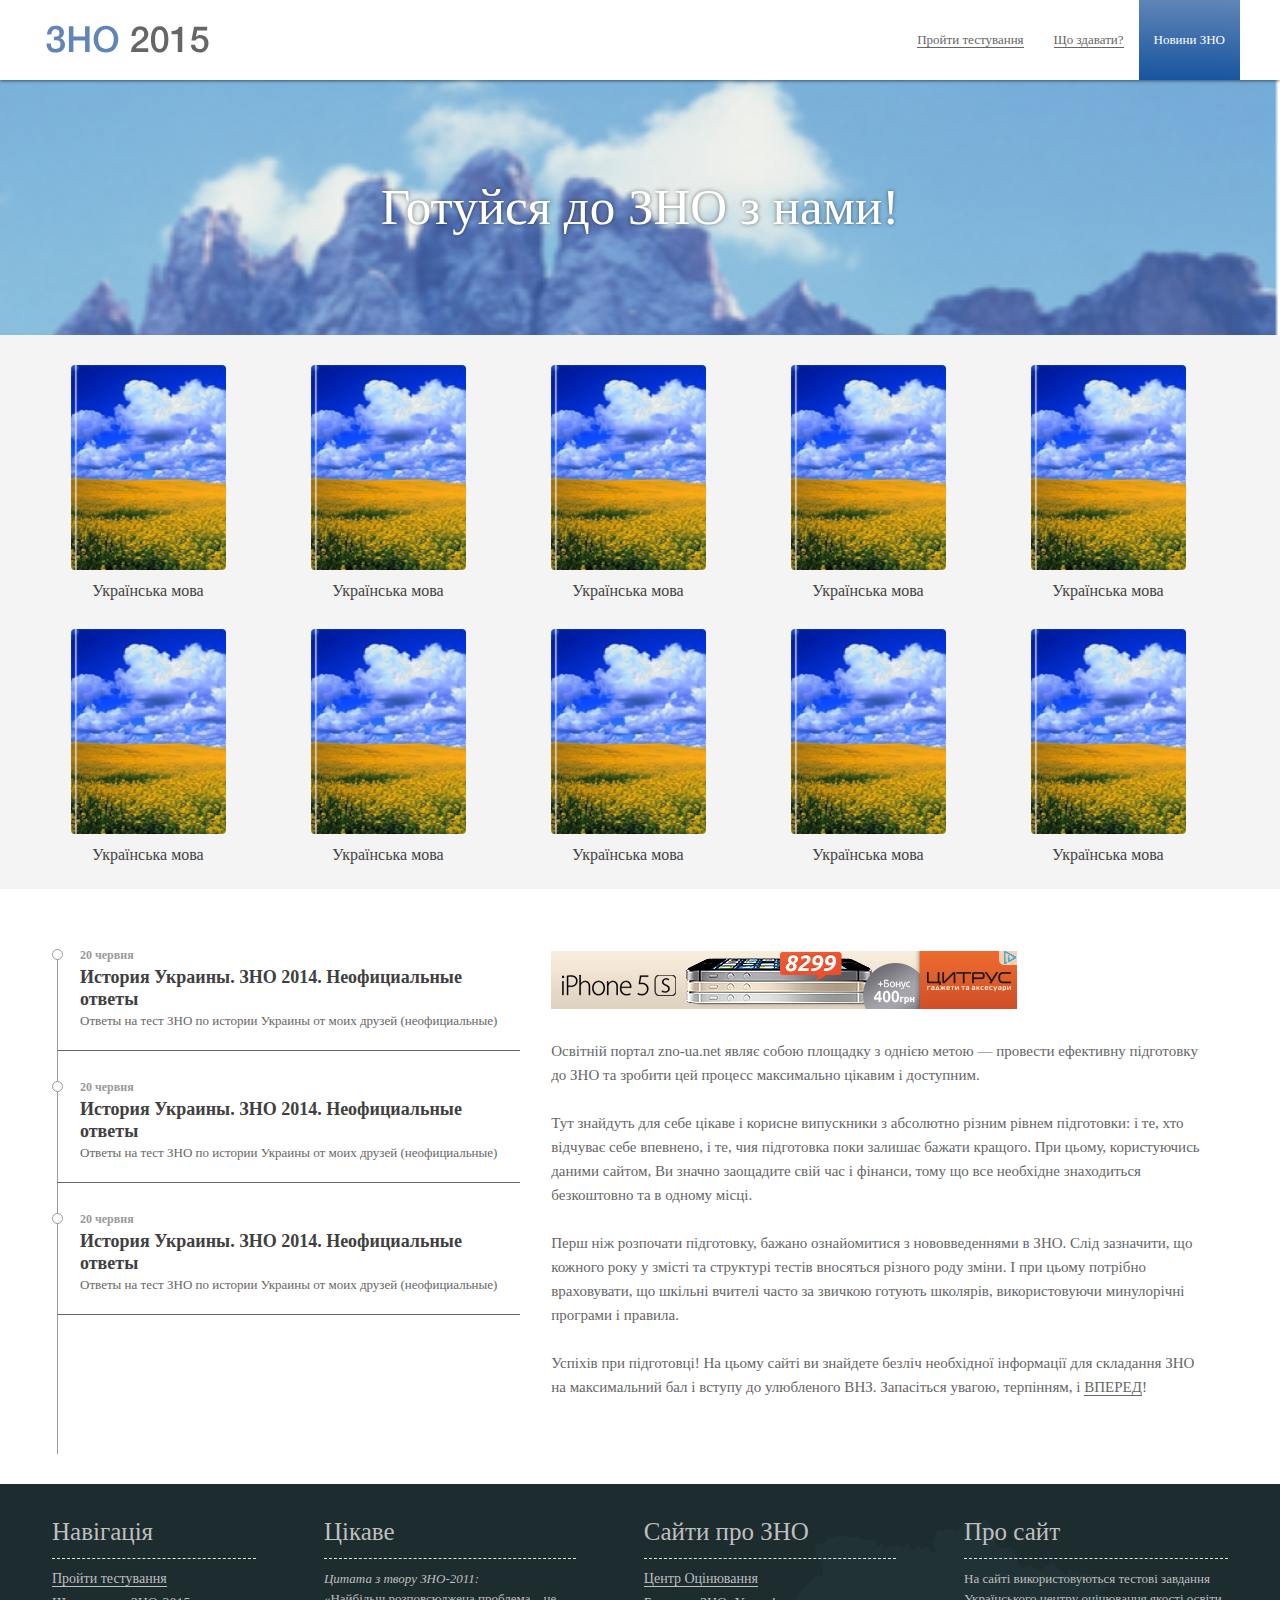
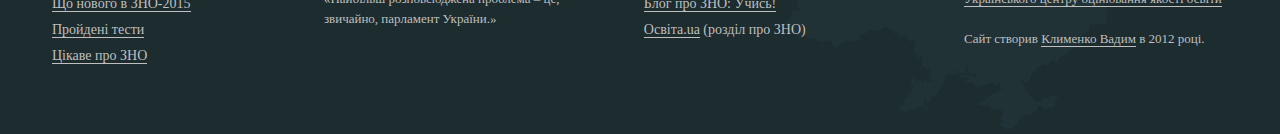
<file: index.htm>
<!DOCTYPE html PUBLIC "-//W3C//DTD XHTML 1.0 Transitional//EN" "http://www.w3.org/TR/xhtml1/DTD/xhtml1-transitional.dtd">
<html xmlns="http://www.w3.org/1999/xhtml">
<head>
	<title></title>
	<meta http-equiv="Content-Type" content="text/html; charset=utf-8" />

	<link href="css/reset.css" rel="stylesheet" type="text/css">
	<link href="css/generic.css" rel="stylesheet" type="text/css">
	<link href="css/jquery.formstyler.css" rel="stylesheet" />
	<link href="css/jquery.fancybox.css" rel="stylesheet" />
	<link href="css/jquery.nouislider.css" rel="stylesheet" />
	<link href="css/layout.css" rel="stylesheet" type="text/css">

	<script src="js/jquery-2.1.1.min.js" type="text/javascript"></script>
	<script src="js/live.js" type="text/javascript"></script>
	<script src="js/fastclick.js"></script>
	<script src="js/jquery.formstyler.min.js"></script>
	<script src="js/jquery.fancybox.pack.js"></script>
	<script src="js/jquery.nouislider.min.js"></script>
	<script src="js/main.js" type="text/javascript"></script>
</head>
<body>

<div class="container">
	<div class="header__w header__w-shadow cf">
		<div class="header">
			<a href="" class="header-logo"></a>
			<ul class="header-menu">
				<li class="header-menu-item"><a href="" class="header-menu-link"><span>Пройти тестування</span></a></li>
				<li class="header-menu-item"><a href="" class="header-menu-link"><span>Що здавати?</span></a></li>
				<li class="header-menu-item"><a href="" class="header-menu-link header-menu-link__active"><span>Новини ЗНО</span></a></li>
			</ul>
		</div>
	</div>

	<div class="hero cf">
		<div class="hero-text">Готуйся до ЗНО з нами!</div>
	</div> 

	<div class="bookshelf__w cf">
		<div class="bookshelf">
			<div class="bookshelf-line cf">
				<a href="" class="bookshelf-book">
					<span class="bookshelf-book-pic bookshelf-book-pic__ukrainian"></span>
					<span class="bookshelf-book-title">Українська мова</span>
				</a>
				<a href="" class="bookshelf-book">
					<span class="bookshelf-book-pic bookshelf-book-pic__ukrainian"></span>
					<span class="bookshelf-book-title">Українська мова</span>
				</a>
				<a href="" class="bookshelf-book">
					<span class="bookshelf-book-pic bookshelf-book-pic__ukrainian"></span>
					<span class="bookshelf-book-title">Українська мова</span>
				</a>
				<a href="" class="bookshelf-book">
					<span class="bookshelf-book-pic bookshelf-book-pic__ukrainian"></span>
					<span class="bookshelf-book-title">Українська мова</span>
				</a>
				<a href="" class="bookshelf-book">
					<span class="bookshelf-book-pic bookshelf-book-pic__ukrainian"></span>
					<span class="bookshelf-book-title">Українська мова</span>
				</a>
			</div>
			<div class="bookshelf-line cf">
				<a href="" class="bookshelf-book">
					<span class="bookshelf-book-pic bookshelf-book-pic__ukrainian"></span>
					<span class="bookshelf-book-title">Українська мова</span>
				</a>
				<a href="" class="bookshelf-book">
					<span class="bookshelf-book-pic bookshelf-book-pic__ukrainian"></span>
					<span class="bookshelf-book-title">Українська мова</span>
				</a>
				<a href="" class="bookshelf-book">
					<span class="bookshelf-book-pic bookshelf-book-pic__ukrainian"></span>
					<span class="bookshelf-book-title">Українська мова</span>
				</a>
				<a href="" class="bookshelf-book">
					<span class="bookshelf-book-pic bookshelf-book-pic__ukrainian"></span>
					<span class="bookshelf-book-title">Українська мова</span>
				</a>
				<a href="" class="bookshelf-book">
					<span class="bookshelf-book-pic bookshelf-book-pic__ukrainian"></span>
					<span class="bookshelf-book-title">Українська мова</span>
				</a>
			</div>
		</div>
	</div>
	

	<div class="main main__withNewsLine cf">
		<div class="latestNews">
			<div class="latestNews-line"></div>
			<a href="" class="latestNews-one latestNews-one__first">
				<span class="latestNews-one-circle"></span>
				<span class="latestNews-one-date">20 червня</span>
				<span class="latestNews-one-title">История Украины. ЗНО 2014. Неофициальные ответы</span>
				<span class="latestNews-one-desc">Ответы на тест ЗНО по истории Украины от моих друзей (неофициальные)</span>
			</a>
			<a href="" class="latestNews-one">
				<span class="latestNews-one-circle"></span>
				<span class="latestNews-one-date">20 червня</span>
				<span class="latestNews-one-title">История Украины. ЗНО 2014. Неофициальные ответы</span>
				<span class="latestNews-one-desc">Ответы на тест ЗНО по истории Украины от моих друзей (неофициальные)</span>
			</a>
			<a href="" class="latestNews-one latestNews-one__last">
				<span class="latestNews-one-circle"></span>
				<span class="latestNews-one-date">20 червня</span>
				<span class="latestNews-one-title">История Украины. ЗНО 2014. Неофициальные ответы</span>
				<span class="latestNews-one-desc">Ответы на тест ЗНО по истории Украины от моих друзей (неофициальные)</span>
			</a>
		</div>
		<div class="content content__main">
			<div class="ads"><img src="img/temp-ads.png" alt="" /></div>
			<p>Освітній портал zno-ua.net являє собою площадку з однією метою — провести ефективну підготовку до ЗНО та зробити цей процесс максимально цікавим і доступним.</p>
			<p>Тут знайдуть для себе цікаве і корисне випускники з абсолютно різним рівнем підготовки: і те, хто відчуває себе впевнено, і те, чия підготовка поки залишає бажати кращого. При цьому, користуючись даними сайтом, Ви значно заощадите свій час і фінанси, тому що все необхідне знаходиться безкоштовно та в одному місці.</p>
			<p>Перш ніж розпочати підготовку, бажано ознайомитися з нововведеннями в ЗНО. Слід зазначити, що кожного року у змісті та структурі тестів вносяться різного роду зміни. І при цьому потрібно враховувати, що шкільні вчителі часто за звичкою готують школярів, використовуючи минулорічні програми і правила.</p>
			<p>Успіхів при підготовці! На цьому сайті ви знайдете безліч необхідної інформації для складання ЗНО на максимальний бал і вступу до улюбленого ВНЗ. Запасіться увагою, терпінням, і <a href="">ВПЕРЕД</a>!</p>
		</div>
	</div>
</div>

<div class="footer__w">
	<div class="footer cf">
		<div class="footer-block footer-block__nav">
			<div class="footer-block-title">Навігація</div>
			<ul class="footer-nav">
				<li class="footer-nav-item"><a href="" class="footer-nav-link">Пройти тестування</a></li>
				<li class="footer-nav-item"><a href="" class="footer-nav-link">Що нового в ЗНО-2015</a></li>
				<li class="footer-nav-item"><a href="" class="footer-nav-link">Пройдені тести</a></li>
				<li class="footer-nav-item"><a href="" class="footer-nav-link">Цікаве про ЗНО</a></li>
			</ul>
		</div>
		<div class="footer-block footer-block__interesting">
			<div class="footer-block-title">Цікаве</div>
			<div class="footer-block-text"><i>Цитата з твору ЗНО-2011: </i><br>«Найбільш розповсюджена проблема – це, звичайно, парламент України.»</div>
		</div>
		<div class="footer-block footer-block_recommended">
			<div class="footer-block-title">Сайти про ЗНО</div>
			<ul class="footer-nav">
				<li class="footer-nav-item"><a href="" class="footer-nav-link">Центр Оцінювання</a></li>
				<li class="footer-nav-item"><a href="" class="footer-nav-link">Блог про ЗНО: Учись!</a></li>
				<li class="footer-nav-item"><a href="" class="footer-nav-link">Освіта.ua</a> (розділ про ЗНО)</li>
			</ul>
		</div>
		<div class="footer-block footer-block__about">
			<div class="footer-block-title">Про сайт</div>
			<div class="footer-block-text">На сайті використовуються тестові завдання <a href="">Українського центру оцінювання якості освіти</a><br><br>Сайт створив <a href="">Клименко Вадим</a> в 2012 році.</div>
		</div>
		<div class="footer-block"></div>
	</div>
</div>


</body>
</html>
</file>
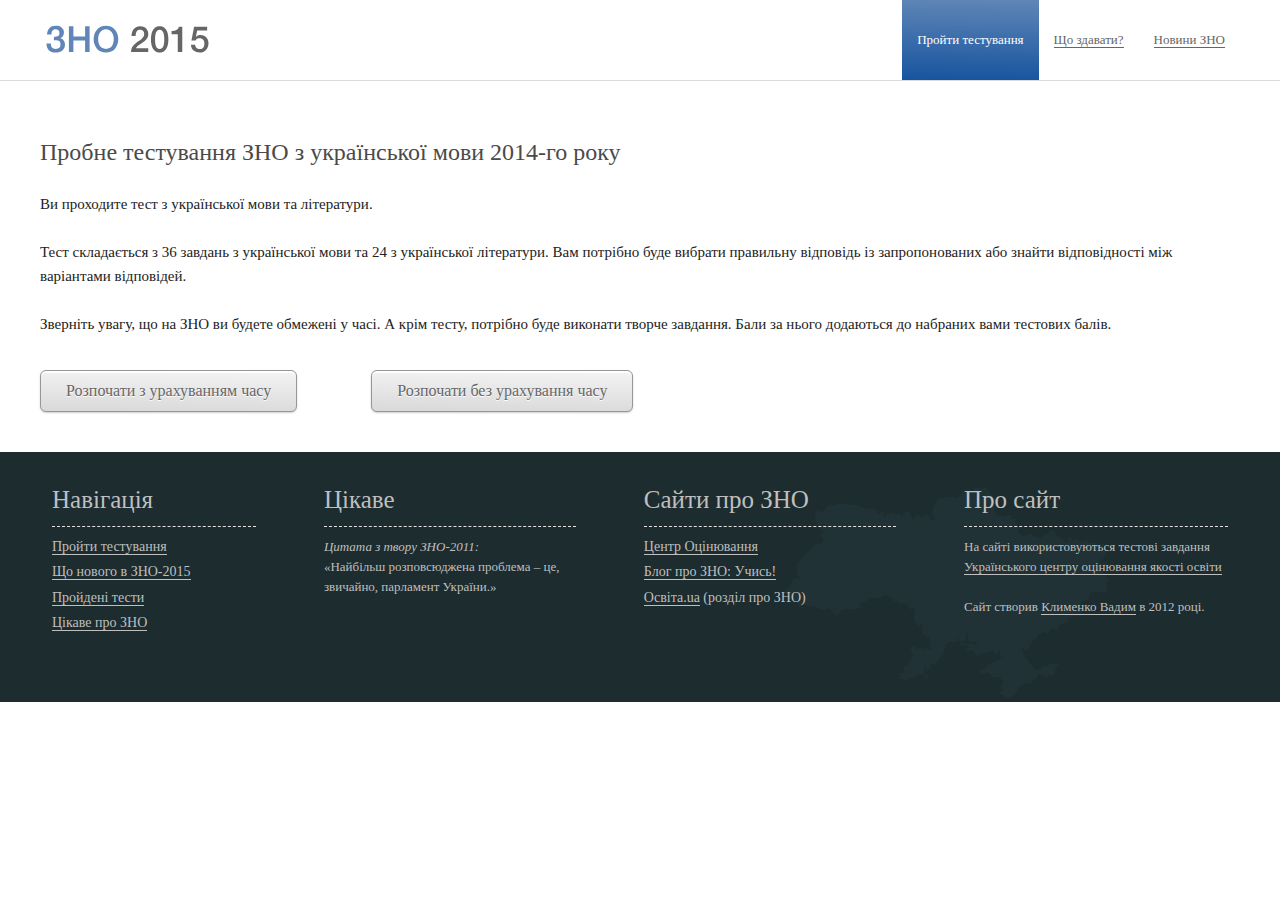
<file: test.htm>
<!DOCTYPE html PUBLIC "-//W3C//DTD XHTML 1.0 Transitional//EN" "http://www.w3.org/TR/xhtml1/DTD/xhtml1-transitional.dtd">
<html xmlns="http://www.w3.org/1999/xhtml">
<head>
	<title>Сторінка з тестом — ЗНО-2015</title>
	<meta http-equiv="Content-Type" content="text/html; charset=utf-8" />

	<link href="css/reset.css" rel="stylesheet" type="text/css">
	<link href="css/generic.css" rel="stylesheet" type="text/css">
	<link href="css/jquery.formstyler.css" rel="stylesheet" />
	<link href="css/jquery.fancybox.css" rel="stylesheet" />
	<link href="css/jquery.nouislider.css" rel="stylesheet" />
	<link href="css/layout.css" rel="stylesheet" type="text/css">

	<script src="js/jquery-2.1.1.min.js" type="text/javascript"></script>
	<script src="js/live.js" type="text/javascript"></script>
	<script src="js/fastclick.js"></script>
	<script src="js/jquery.formstyler.min.js"></script>
	<script src="js/jquery.fancybox.pack.js"></script>
	<script src="js/jquery.nouislider.min.js"></script>
	<script src="js/main.js" type="text/javascript"></script>
</head>
<body>

<div class="container">
	<div class="header__w header__w-border cf">
		<div class="header">
			<a href="" class="header-logo"></a>
			<ul class="header-menu">
				<li class="header-menu-item"><a href="" class="header-menu-link header-menu-link__active"><span>Пройти тестування</span></a></li>
				<li class="header-menu-item"><a href="" class="header-menu-link"><span>Що здавати?</span></a></li>
				<li class="header-menu-item"><a href="" class="header-menu-link"><span>Новини ЗНО</span></a></li>
			</ul>
		</div>
	</div>

	<div class="bookshelf"></div>

	<div class="main cf">
		<div class="main-startingTestInfo">
			<h2>Пробне тестування ЗНО з української мови 2014-го року</h2>

			<p>Ви проходите тест з української мови та літератури.</p>
			<p>Тест складається з 36 завдань з української мови та 24 з української літератури. Вам потрібно буде вибрати правильну відповідь із запропонованих або знайти відповідності між варіантами відповідей.</p>
			<p>Зверніть увагу, що на ЗНО ви будете обмежені у часі. А крім тесту, потрібно буде виконати творче завдання. Бали за нього додаються до набраних вами тестових балів.</p>

			<div class="main-startTimers">
				<button class="button main-startTimer" data-timer="true">Розпочати з урахуванням часу</button>
				<button class="button main-startTimer main-startTimer__rightTimer" data-timer="false">Розпочати без урахування часу</button>
			</div>
		</div>
		
		

	</div>
</div>

<div class="footer__w">
	<div class="footer cf">
		<div class="footer-block footer-block__nav">
			<div class="footer-block-title">Навігація</div>
			<ul class="footer-nav">
				<li class="footer-nav-item"><a href="" class="footer-nav-link">Пройти тестування</a></li>
				<li class="footer-nav-item"><a href="" class="footer-nav-link">Що нового в ЗНО-2015</a></li>
				<li class="footer-nav-item"><a href="" class="footer-nav-link">Пройдені тести</a></li>
				<li class="footer-nav-item"><a href="" class="footer-nav-link">Цікаве про ЗНО</a></li>
			</ul>
		</div>
		<div class="footer-block footer-block__interesting">
			<div class="footer-block-title">Цікаве</div>
			<div class="footer-block-text"><i>Цитата з твору ЗНО-2011: </i><br>«Найбільш розповсюджена проблема – це, звичайно, парламент України.»</div>
		</div>
		<div class="footer-block footer-block_recommended">
			<div class="footer-block-title">Сайти про ЗНО</div>
			<ul class="footer-nav">
				<li class="footer-nav-item"><a href="" class="footer-nav-link">Центр Оцінювання</a></li>
				<li class="footer-nav-item"><a href="" class="footer-nav-link">Блог про ЗНО: Учись!</a></li>
				<li class="footer-nav-item"><a href="" class="footer-nav-link">Освіта.ua</a> (розділ про ЗНО)</li>
			</ul>
		</div>
		<div class="footer-block footer-block__about">
			<div class="footer-block-title">Про сайт</div>
			<div class="footer-block-text">На сайті використовуються тестові завдання <a href="">Українського центру оцінювання якості освіти</a><br><br>Сайт створив <a href="">Клименко Вадим</a> в 2012 році.</div>
		</div>
		<div class="footer-block"></div>
	</div>
</div>


</body>
</html>
</file>
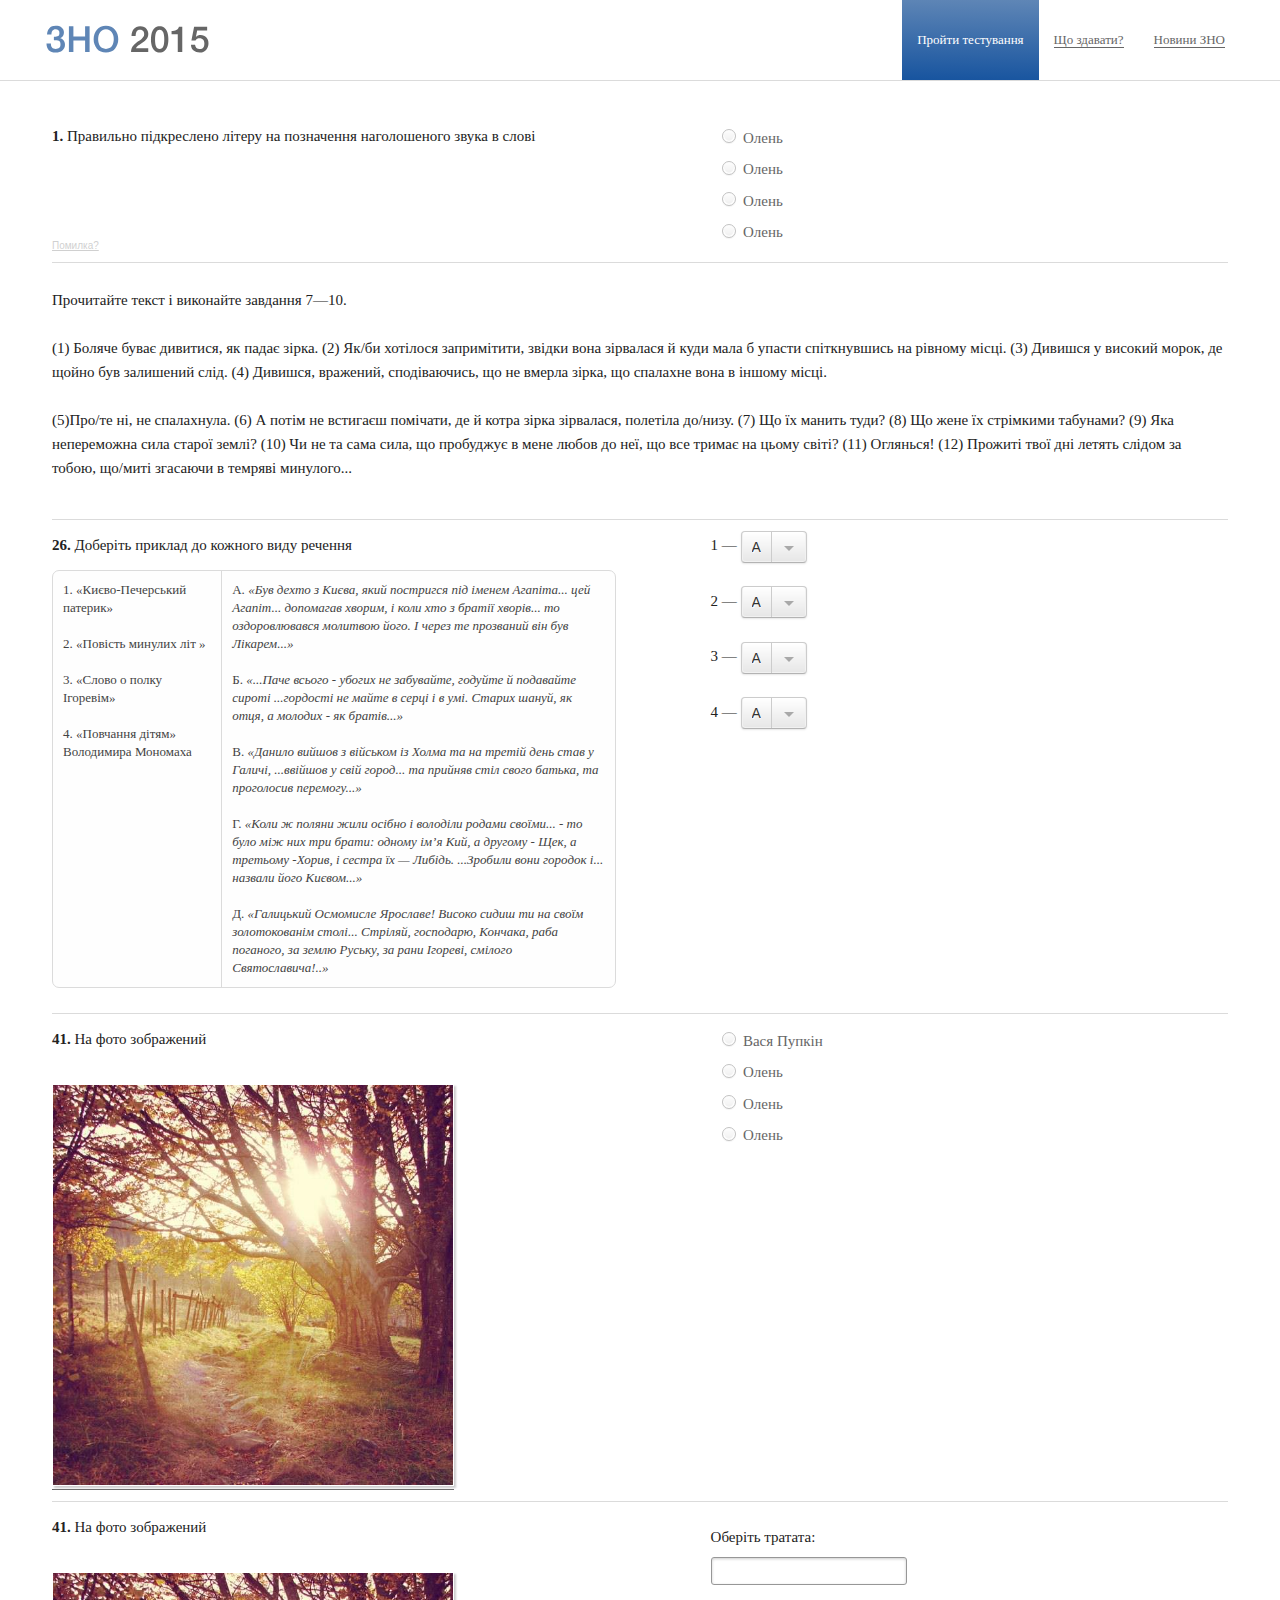
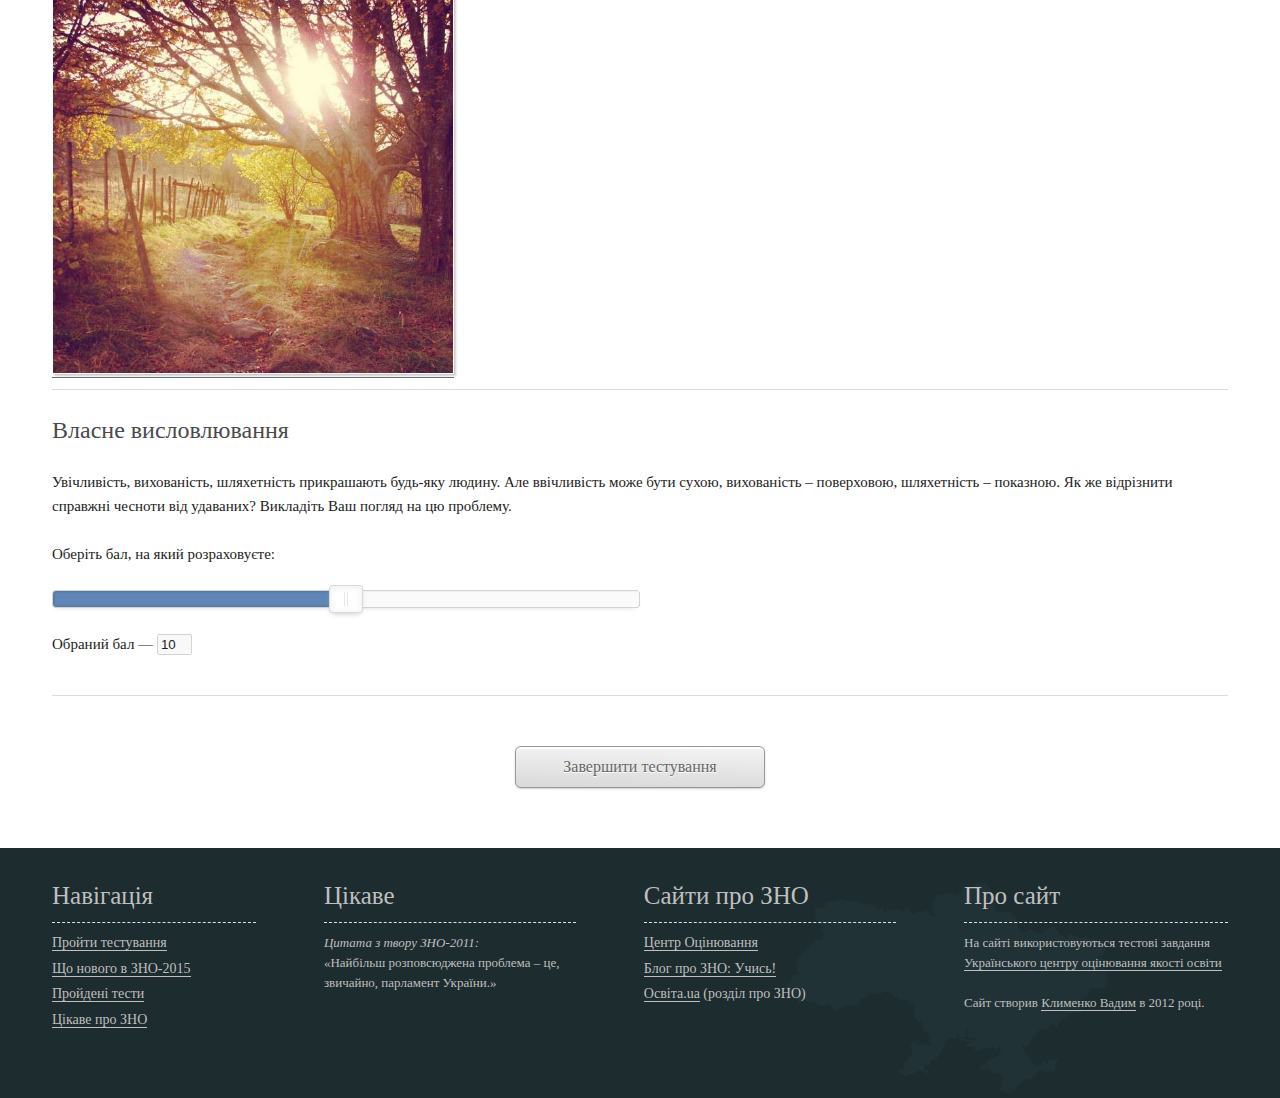
<file: testInner.htm>
<!DOCTYPE html PUBLIC "-//W3C//DTD XHTML 1.0 Transitional//EN" "http://www.w3.org/TR/xhtml1/DTD/xhtml1-transitional.dtd">
<html xmlns="http://www.w3.org/1999/xhtml">
<head>
	<title>Сторінка з тестом — ЗНО-2015</title>
	<meta http-equiv="Content-Type" content="text/html; charset=utf-8" />

	<link href="css/reset.css" rel="stylesheet" type="text/css">
	<link href="css/generic.css" rel="stylesheet" type="text/css">
	<link href="css/jquery.formstyler.css" rel="stylesheet" />
	<link href="css/jquery.fancybox.css" rel="stylesheet" />
	<link href="css/jquery.nouislider.css" rel="stylesheet" />
	<link href="css/layout.css" rel="stylesheet" type="text/css">

	<script src="js/jquery-2.1.1.min.js" type="text/javascript"></script>
	<script src="js/live.js" type="text/javascript"></script>
	<script src="js/fastclick.js"></script>
	<script src="js/jquery.formstyler.min.js"></script>
	<script src="js/jquery.fancybox.pack.js"></script>
	<script src="js/jquery.nouislider.min.js"></script>
	<script src="js/main.js" type="text/javascript"></script>
</head>
<body>

<div class="container">
	<div class="header__w header__w-border cf">
		<div class="header">
			<a href="" class="header-logo"></a>
			<ul class="header-menu">
				<li class="header-menu-item"><a href="" class="header-menu-link header-menu-link__active"><span>Пройти тестування</span></a></li>
				<li class="header-menu-item"><a href="" class="header-menu-link"><span>Що здавати?</span></a></li>
				<li class="header-menu-item"><a href="" class="header-menu-link"><span>Новини ЗНО</span></a></li>
			</ul>
		</div>
	</div>

	<div class="main cf">
		<form class="main-test">
			<div class="test-question cf">
				<div class="test-question-text">
					<strong>1.</strong> Правильно підкреслено літеру на позначення наголошеного звука в слові
				</div>
				<div class="test-question-answers">
					<label class="test-question-answer"><input class="test-question-radio" type="radio" name="1" />Олень</label>
					<label class="test-question-answer"><input class="test-question-radio" type="radio" name="1" />Олень</label>
					<label class="test-question-answer"><input class="test-question-radio" type="radio" name="1" />Олень</label>
					<label class="test-question-answer"><input class="test-question-radio" type="radio" name="1" />Олень</label>
				</div>
				<a href="" class="test-question-mistake noborder">Помилка?</a>
			</div>
			<div class="test-question test-question__text cf">
				<p>Прочитайте текст і виконайте завдання 7—10.</p>
				<p>(1) Боляче буває дивитися, як падає зірка. (2) Як/би хотілося запримітити, звідки вона зірвалася й куди мала б упасти спіткнувшись на рівному місці. (3) Дивишся у високий морок, де щойно був залишений слід. (4) Дивишся, вражений, сподіваючись, що не вмерла зірка, що спалахне вона в іншому місці.</p>
				<p>(5)Про/те ні, не спалахнула. (6) А потім не встигаєш помічати, де й котра зірка зірвалася, полетіла до/низу. (7) Що їх манить туди? (8) Що жене їх стрімкими табунами? (9) Яка непереможна сила старої землі? (10) Чи не та сама сила, що пробуджує в мене любов до неї, що все тримає на цьому світі? (11) Оглянься! (12) Прожиті твої дні летять слідом за тобою, що/миті згасаючи в темряві минулого...</p>
			</div>
			<div class="test-question cf">
				<div class="test-question-text">
					<strong>26.</strong> Доберіть приклад до кожного виду речення <table class="table table-bordered table-striped"><tbody><tr><td style="width:30%;">1. «Києво-Печерський патерик»<br><br>2. «Повість минулих літ »<br><br>3. «Слово о полку Ігоревім»<br><br>4. «Повчання дітям» Володимира Мономаха<br></td><td>&#1040;. <i>«Був дехто з Києва, який постригся під іменем Агапіта... цей Агапіт... допомагав хворим, і коли хто з братії хворів... то оздоровлювався молитвою його. І через те прозваний він був Лікарем...»</i><br><br>&#1041;. <i>«...Паче всього - убогих не забувайте, годуйте й подавайте сироті ...гордості не майте в серці і в умі. Старих шануй, як отця, а молодих - як братів...»</i><br><br>&#1042;. <i>«Данило вийшов з військом із Холма та на третій день став у Галичі, ...ввійшов у свій город... та прийняв стіл свого батька, та проголосив перемогу...»</i><br><br>&#1043;. <i>«Коли ж поляни жили осібно і володіли родами своїми... - то було між них три брати: одному ім’я Кий, а другому - Щек, а третьому -Хорив, і сестра їх — Либідь. ...Зробили вони городок і... назвали його Києвом...»</i><br><br>&#1044;. <i>«Галицький Осмомисле Ярославе! Високо сидиш ти на своїм золотокованім столі... Стріляй, господарю, Кончака, раба поганого, за землю Руську, за рани Ігореві, смілого Святославича!..»</i><br></td></tr></tbody></table>
				</div>
				<div class="test-question-answers">
					<div class="test-question-select">1 — <select name="58[]"><option value="1">А</option><option value="2">Б</option><option value="3">В</option><option value="4">Г</option><option value="5">Д</option></select></div>
					<div class="test-question-select">2 — <select name="58[]"><option value="1">А</option><option value="2">Б</option><option value="3">В</option><option value="4">Г</option><option value="5">Д</option></select></div>
					<div class="test-question-select">3 — <select name="58[]"><option value="1">А</option><option value="2">Б</option><option value="3">В</option><option value="4">Г</option><option value="5">Д</option></select></div>
					<div class="test-question-select">4 — <select name="58[]"><option value="1">А</option><option value="2">Б</option><option value="3">В</option><option value="4">Г</option><option value="5">Д</option></select></div>
				</div>
			</div>
			<div class="test-question cf">
				<div class="test-question-text">
					<strong>41.</strong> На фото зображений <br><br><a href="temp/1_b.jpg" rel="iload"><img src="temp/1_b.jpg"></a>
				</div>
				<div class="test-question-answers">
					<label class="test-question-answer"><input class="test-question-radio" type="radio" name="1" />Вася Пупкін</label>
					<label class="test-question-answer"><input class="test-question-radio" type="radio" name="1" />Олень</label>
					<label class="test-question-answer"><input class="test-question-radio" type="radio" name="1" />Олень</label>
					<label class="test-question-answer"><input class="test-question-radio" type="radio" name="1" />Олень</label>
				</div>
			</div>
			<div class="test-question cf">
				<div class="test-question-text">
					<strong>41.</strong> На фото зображений <br><br><a href="temp/1_b.jpg" rel="iload"><img src="temp/1_b.jpg"></a>
				</div>
				<div class="test-question-answers">
					<label for="52[]" class="test-question-answers-text">Оберіть тратата:</label>
					<input type="text" id="52[]" class="test-question-inputText" />
				</div>
			</div>
			<div class="test-question test-question__text cf">
				<h2>Власне висловлювання</h2>
				<p>
				Увічливість, вихованість, шляхетність прикрашають будь-яку людину.
				Але ввічливість може бути сухою, вихованість – поверховою, шляхетність – показною.
				Як же відрізнити справжні чесноти від удаваних?
				Викладіть Ваш погляд на цю проблему.
				</p>
				<p class="test-question-slider" data-max="20" data-start="10"></p>
			</div>

			<button class="button button__block button__center test-endButton" type="submit">Завершити тестування</button>
		</form>
	</div>
</div>

<div class="footer__w">
	<div class="footer cf">
		<div class="footer-block footer-block__nav">
			<div class="footer-block-title">Навігація</div>
			<ul class="footer-nav">
				<li class="footer-nav-item"><a href="" class="footer-nav-link">Пройти тестування</a></li>
				<li class="footer-nav-item"><a href="" class="footer-nav-link">Що нового в ЗНО-2015</a></li>
				<li class="footer-nav-item"><a href="" class="footer-nav-link">Пройдені тести</a></li>
				<li class="footer-nav-item"><a href="" class="footer-nav-link">Цікаве про ЗНО</a></li>
			</ul>
		</div>
		<div class="footer-block footer-block__interesting">
			<div class="footer-block-title">Цікаве</div>
			<div class="footer-block-text"><i>Цитата з твору ЗНО-2011: </i><br>«Найбільш розповсюджена проблема – це, звичайно, парламент України.»</div>
		</div>
		<div class="footer-block footer-block_recommended">
			<div class="footer-block-title">Сайти про ЗНО</div>
			<ul class="footer-nav">
				<li class="footer-nav-item"><a href="" class="footer-nav-link">Центр Оцінювання</a></li>
				<li class="footer-nav-item"><a href="" class="footer-nav-link">Блог про ЗНО: Учись!</a></li>
				<li class="footer-nav-item"><a href="" class="footer-nav-link">Освіта.ua</a> (розділ про ЗНО)</li>
			</ul>
		</div>
		<div class="footer-block footer-block__about">
			<div class="footer-block-title">Про сайт</div>
			<div class="footer-block-text">На сайті використовуються тестові завдання <a href="">Українського центру оцінювання якості освіти</a><br><br>Сайт створив <a href="">Клименко Вадим</a> в 2012 році.</div>
		</div>
		<div class="footer-block"></div>
	</div>
</div>


</body>
</html>
</file>
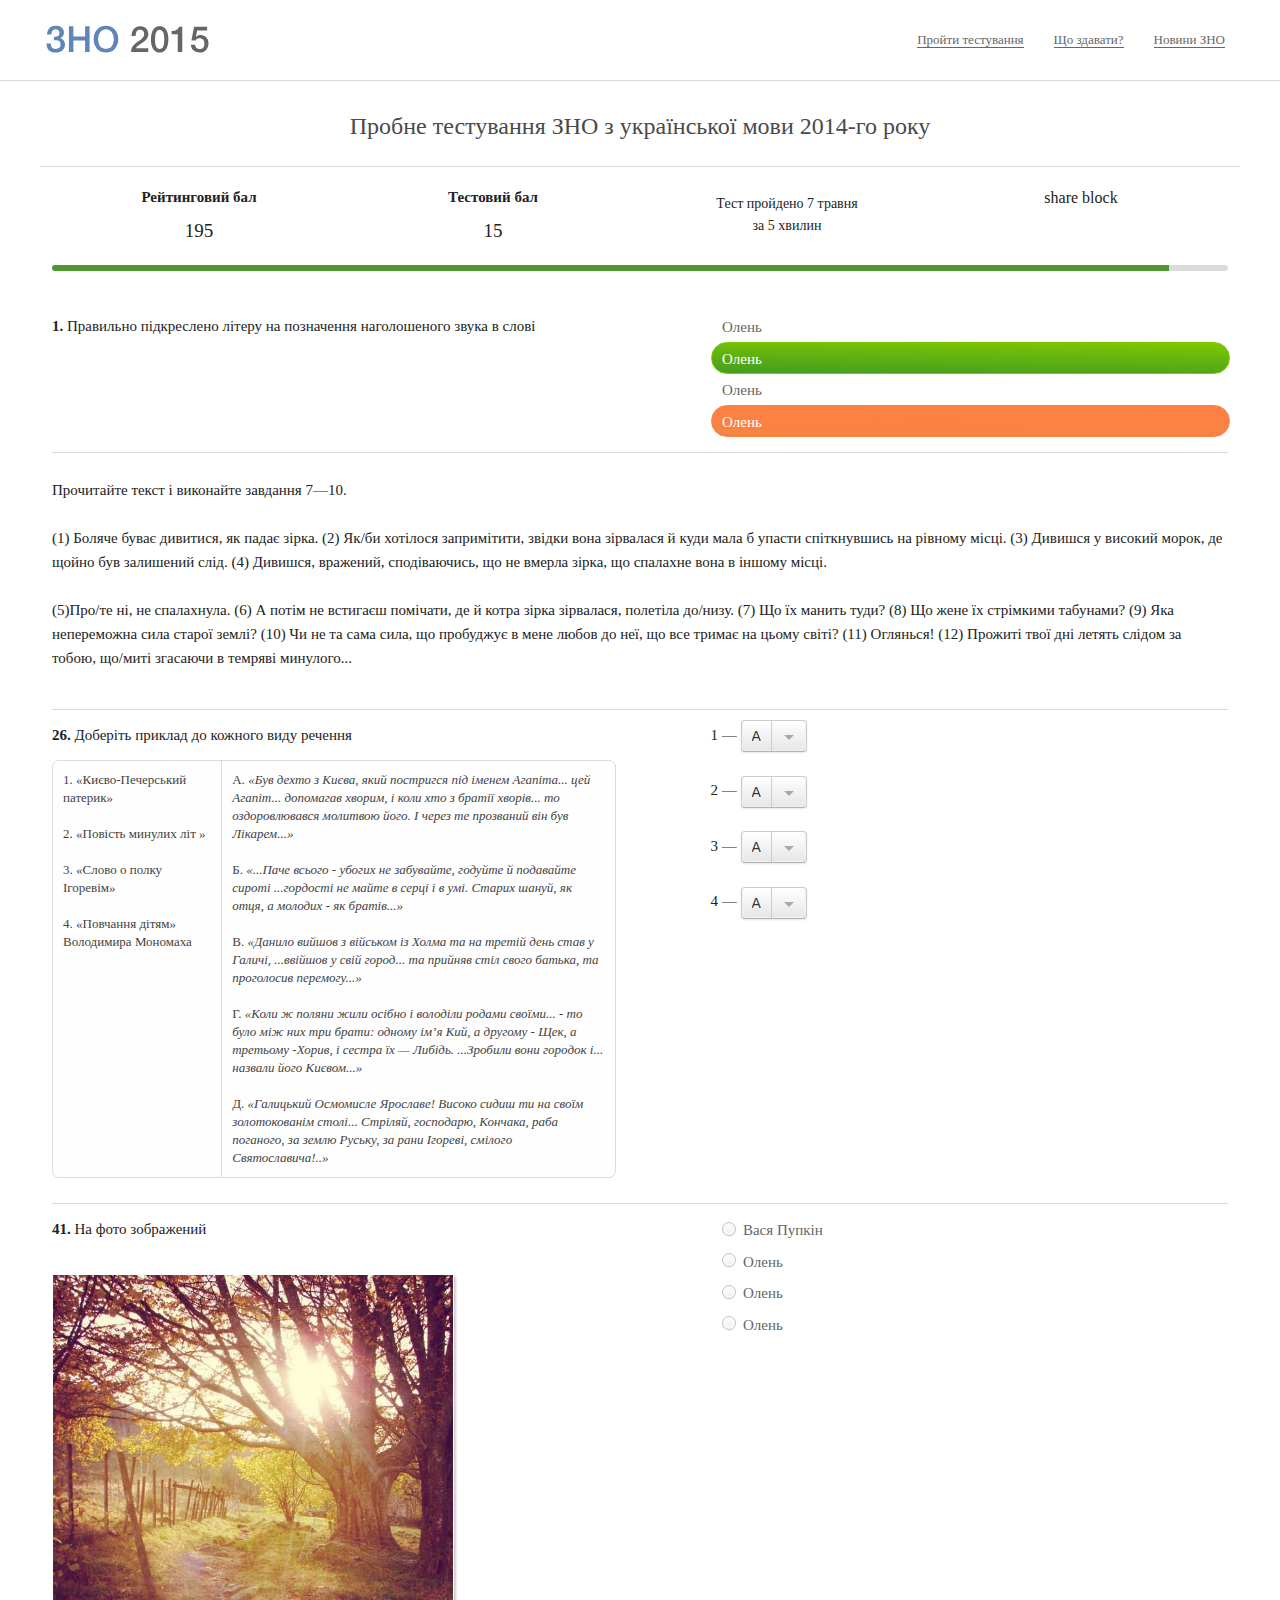
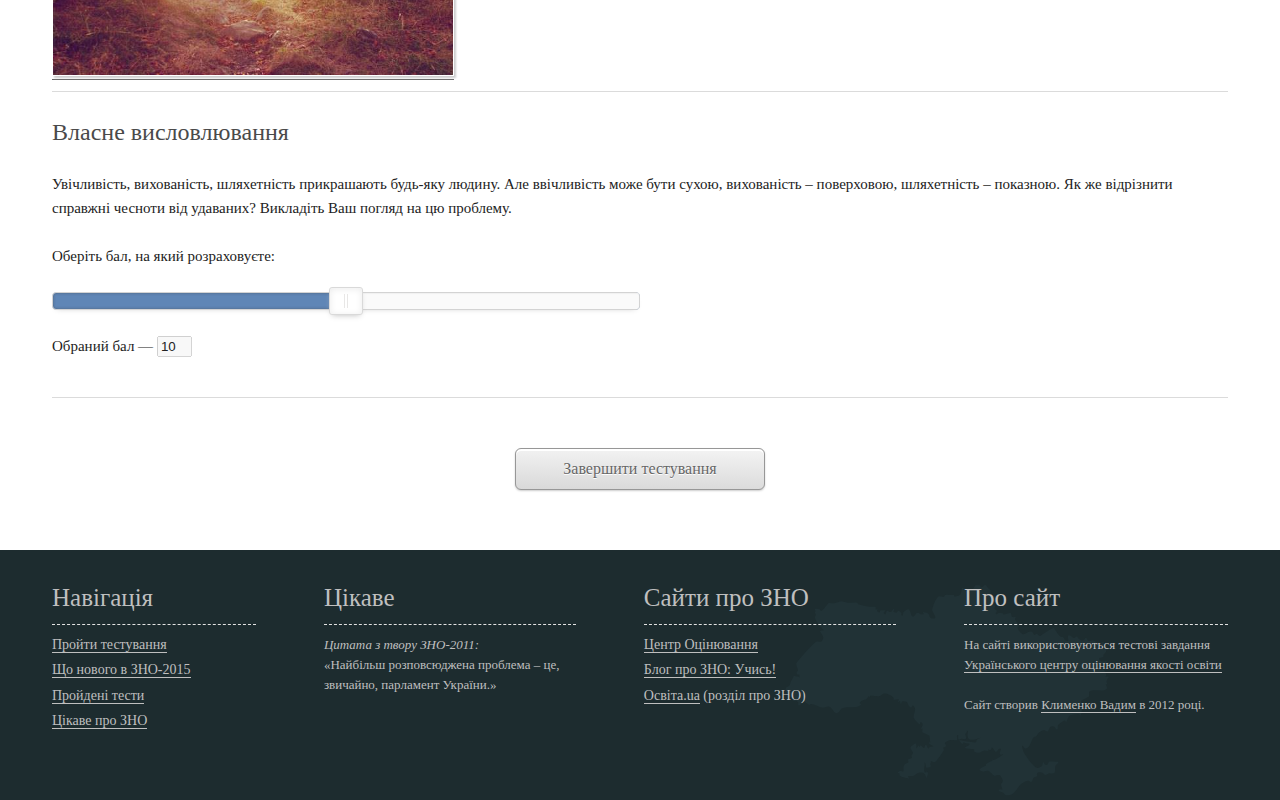
<file: testResults.htm>
<!DOCTYPE html PUBLIC "-//W3C//DTD XHTML 1.0 Transitional//EN" "http://www.w3.org/TR/xhtml1/DTD/xhtml1-transitional.dtd">
<html xmlns="http://www.w3.org/1999/xhtml">
<head>
	<title>Сторінка з результатами тестів — ЗНО-2015</title>
	<meta http-equiv="Content-Type" content="text/html; charset=utf-8" />

	<link href="css/reset.css" rel="stylesheet" type="text/css">
	<link href="css/generic.css" rel="stylesheet" type="text/css">
	<link href="css/jquery.formstyler.css" rel="stylesheet" />
	<link href="css/jquery.fancybox.css" rel="stylesheet" />
	<link href="css/jquery.nouislider.css" rel="stylesheet" />
	<link href="css/layout.css" rel="stylesheet" type="text/css">

	<script src="js/jquery-2.1.1.min.js" type="text/javascript"></script>
	<script src="js/live.js" type="text/javascript"></script>
	<script src="js/fastclick.js"></script>
	<script src="js/jquery.formstyler.min.js"></script>
	<script src="js/jquery.fancybox.pack.js"></script>
	<script src="js/jquery.nouislider.min.js"></script>
	<script src="js/main.js" type="text/javascript"></script>
</head>
<body>

<div class="container">
	<div class="header__w header__w-border cf">
		<div class="header">
			<a href="" class="header-logo"></a>
			<ul class="header-menu">
				<li class="header-menu-item"><a href="" class="header-menu-link"><span>Пройти тестування</span></a></li>
				<li class="header-menu-item"><a href="" class="header-menu-link"><span>Що здавати?</span></a></li>
				<li class="header-menu-item"><a href="" class="header-menu-link"><span>Новини ЗНО</span></a></li>
			</ul>
		</div>
	</div>

	<div class="main cf">
		<h2 class="center">Пробне тестування ЗНО з української мови 2014-го року</h2>
		<div class="main-test main-test__results">
			<div class="test-results cf">
				<div class="results-ball">
					<span class="results-ball_title">Рейтинговий бал</span>
					<span class="results-ball_content">195</span>
				</div>
				<div class="results-ball">
					<span class="results-ball_title">Тестовий бал</span>
					<span class="results-ball_content">15</span>
				</div>
				<div class="results-ball">
					<span class="results-ball_time">Тест пройдено 7 травня<br>за 5 хвилин</span>
				</div>
				<div class="results-ball results-ball__share">
					share block
				</div>
			</div>

			<div class="results-line"><span style="width:95%;"></span></div>

			<div class="test-question cf">
				<div class="test-question-text">
					<strong>1.</strong> Правильно підкреслено літеру на позначення наголошеного звука в слові
				</div>
				<div class="test-question-answers">
					<label class="test-question-answer">Олень</label>
					<label class="test-question-answer test-question-answer__correct">Олень</label>
					<label class="test-question-answer">Олень</label>
					<label class="test-question-answer test-question-answer__incorrect">Олень</label>
				</div>
			</div>
			<div class="test-question test-question__text cf">
				<p>Прочитайте текст і виконайте завдання 7—10.</p>
				<p>(1) Боляче буває дивитися, як падає зірка. (2) Як/би хотілося запримітити, звідки вона зірвалася й куди мала б упасти спіткнувшись на рівному місці. (3) Дивишся у високий морок, де щойно був залишений слід. (4) Дивишся, вражений, сподіваючись, що не вмерла зірка, що спалахне вона в іншому місці.</p>
				<p>(5)Про/те ні, не спалахнула. (6) А потім не встигаєш помічати, де й котра зірка зірвалася, полетіла до/низу. (7) Що їх манить туди? (8) Що жене їх стрімкими табунами? (9) Яка непереможна сила старої землі? (10) Чи не та сама сила, що пробуджує в мене любов до неї, що все тримає на цьому світі? (11) Оглянься! (12) Прожиті твої дні летять слідом за тобою, що/миті згасаючи в темряві минулого...</p>
			</div>
			<div class="test-question cf">
				<div class="test-question-text">
					<strong>26.</strong> Доберіть приклад до кожного виду речення <table class="table table-bordered table-striped"><tbody><tr><td style="width:30%;">1. «Києво-Печерський патерик»<br><br>2. «Повість минулих літ »<br><br>3. «Слово о полку Ігоревім»<br><br>4. «Повчання дітям» Володимира Мономаха<br></td><td>&#1040;. <i>«Був дехто з Києва, який постригся під іменем Агапіта... цей Агапіт... допомагав хворим, і коли хто з братії хворів... то оздоровлювався молитвою його. І через те прозваний він був Лікарем...»</i><br><br>&#1041;. <i>«...Паче всього - убогих не забувайте, годуйте й подавайте сироті ...гордості не майте в серці і в умі. Старих шануй, як отця, а молодих - як братів...»</i><br><br>&#1042;. <i>«Данило вийшов з військом із Холма та на третій день став у Галичі, ...ввійшов у свій город... та прийняв стіл свого батька, та проголосив перемогу...»</i><br><br>&#1043;. <i>«Коли ж поляни жили осібно і володіли родами своїми... - то було між них три брати: одному ім’я Кий, а другому - Щек, а третьому -Хорив, і сестра їх — Либідь. ...Зробили вони городок і... назвали його Києвом...»</i><br><br>&#1044;. <i>«Галицький Осмомисле Ярославе! Високо сидиш ти на своїм золотокованім столі... Стріляй, господарю, Кончака, раба поганого, за землю Руську, за рани Ігореві, смілого Святославича!..»</i><br></td></tr></tbody></table>
				</div>
				<div class="test-question-answers">
					<div class="test-question-select">1 — <select name="58[]"><option value="1">А</option><option value="2">Б</option><option value="3">В</option><option value="4">Г</option><option value="5">Д</option></select></div>
					<div class="test-question-select">2 — <select name="58[]"><option value="1">А</option><option value="2">Б</option><option value="3">В</option><option value="4">Г</option><option value="5">Д</option></select></div>
					<div class="test-question-select">3 — <select name="58[]"><option value="1">А</option><option value="2">Б</option><option value="3">В</option><option value="4">Г</option><option value="5">Д</option></select></div>
					<div class="test-question-select">4 — <select name="58[]"><option value="1">А</option><option value="2">Б</option><option value="3">В</option><option value="4">Г</option><option value="5">Д</option></select></div>
				</div>
			</div>
			<div class="test-question cf">
				<div class="test-question-text">
					<strong>41.</strong> На фото зображений <br><br><a href="temp/1_b.jpg" rel="iload"><img src="temp/1_b.jpg"></a>
				</div>
				<div class="test-question-answers">
					<label class="test-question-answer"><input class="test-question-radio" type="radio" name="1" />Вася Пупкін</label>
					<label class="test-question-answer"><input class="test-question-radio" type="radio" name="1" />Олень</label>
					<label class="test-question-answer"><input class="test-question-radio" type="radio" name="1" />Олень</label>
					<label class="test-question-answer"><input class="test-question-radio" type="radio" name="1" />Олень</label>
				</div>
			</div>
			<div class="test-question test-question__text cf">
				<h2>Власне висловлювання</h2>
				<p>
				Увічливість, вихованість, шляхетність прикрашають будь-яку людину.
				Але ввічливість може бути сухою, вихованість – поверховою, шляхетність – показною.
				Як же відрізнити справжні чесноти від удаваних?
				Викладіть Ваш погляд на цю проблему.
				</p>
				<p class="test-question-slider" data-question="66" data-max="20" data-start="10"></p>
			</div>

			<button class="button button__block button__center test-endButton" type="submit">Завершити тестування</button>
		</div>
	</div>
</div>

<div class="footer__w">
	<div class="footer cf">
		<div class="footer-block footer-block__nav">
			<div class="footer-block-title">Навігація</div>
			<ul class="footer-nav">
				<li class="footer-nav-item"><a href="" class="footer-nav-link">Пройти тестування</a></li>
				<li class="footer-nav-item"><a href="" class="footer-nav-link">Що нового в ЗНО-2015</a></li>
				<li class="footer-nav-item"><a href="" class="footer-nav-link">Пройдені тести</a></li>
				<li class="footer-nav-item"><a href="" class="footer-nav-link">Цікаве про ЗНО</a></li>
			</ul>
		</div>
		<div class="footer-block footer-block__interesting">
			<div class="footer-block-title">Цікаве</div>
			<div class="footer-block-text"><i>Цитата з твору ЗНО-2011: </i><br>«Найбільш розповсюджена проблема – це, звичайно, парламент України.»</div>
		</div>
		<div class="footer-block footer-block_recommended">
			<div class="footer-block-title">Сайти про ЗНО</div>
			<ul class="footer-nav">
				<li class="footer-nav-item"><a href="" class="footer-nav-link">Центр Оцінювання</a></li>
				<li class="footer-nav-item"><a href="" class="footer-nav-link">Блог про ЗНО: Учись!</a></li>
				<li class="footer-nav-item"><a href="" class="footer-nav-link">Освіта.ua</a> (розділ про ЗНО)</li>
			</ul>
		</div>
		<div class="footer-block footer-block__about">
			<div class="footer-block-title">Про сайт</div>
			<div class="footer-block-text">На сайті використовуються тестові завдання <a href="">Українського центру оцінювання якості освіти</a><br><br>Сайт створив <a href="">Клименко Вадим</a> в 2012 році.</div>
		</div>
		<div class="footer-block"></div>
	</div>
</div>


</body>
</html>
</file>
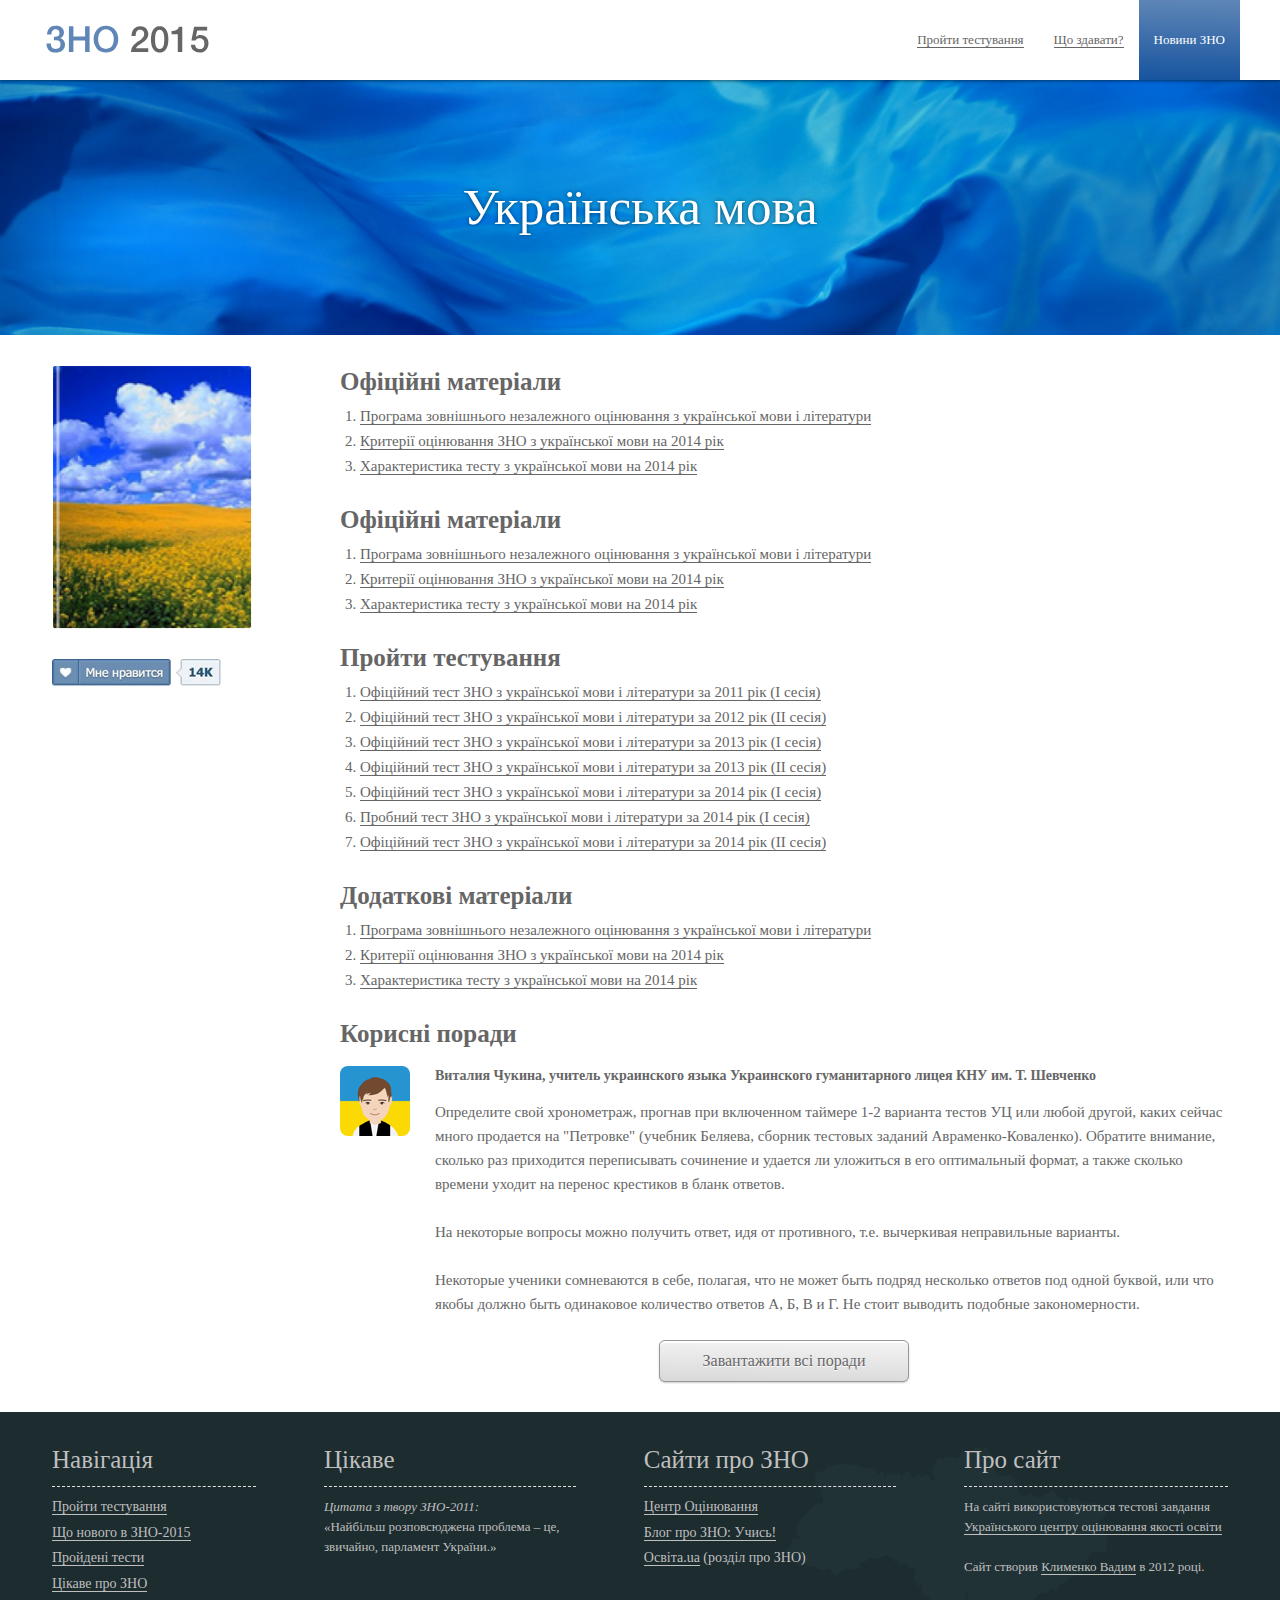
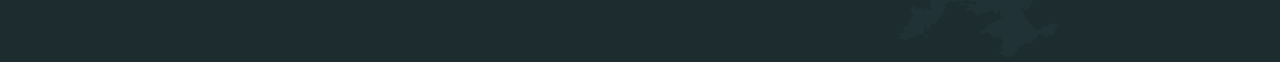
<file: ukrainian.htm>
<!DOCTYPE html PUBLIC "-//W3C//DTD XHTML 1.0 Transitional//EN" "http://www.w3.org/TR/xhtml1/DTD/xhtml1-transitional.dtd">
<html xmlns="http://www.w3.org/1999/xhtml">
<head>
	<title>Українська мова — ЗНО-2015</title>
	<meta http-equiv="Content-Type" content="text/html; charset=utf-8" />

	<link href="css/reset.css" rel="stylesheet" type="text/css">
	<link href="css/generic.css" rel="stylesheet" type="text/css">
	<link href="css/jquery.formstyler.css" rel="stylesheet" />
	<link href="css/jquery.fancybox.css" rel="stylesheet" />
	<link href="css/jquery.nouislider.css" rel="stylesheet" />
	<link href="css/layout.css" rel="stylesheet" type="text/css">

	<script src="js/jquery-2.1.1.min.js" type="text/javascript"></script>
	<script src="js/live.js" type="text/javascript"></script>
	<script src="js/fastclick.js"></script>
	<script src="js/jquery.formstyler.min.js"></script>
	<script src="js/jquery.fancybox.pack.js"></script>
	<script src="js/jquery.nouislider.min.js"></script>
	<script src="js/main.js" type="text/javascript"></script>
</head>
<body>

<div class="container">
	<div class="header__w header__w-shadow cf">
		<div class="header">
			<a href="" class="header-logo"></a>
			<ul class="header-menu">
				<li class="header-menu-item"><a href="" class="header-menu-link"><span>Пройти тестування</span></a></li>
				<li class="header-menu-item"><a href="" class="header-menu-link"><span>Що здавати?</span></a></li>
				<li class="header-menu-item"><a href="" class="header-menu-link header-menu-link__active"><span>Новини ЗНО</span></a></li>
			</ul>
		</div>
	</div>

	<div class="hero cf" style="background-image:url('temp/ukrainian.jpg');">
		<div class="hero-text">Українська мова</div>
	</div>

	<div class="main cf">
		<div class="sidebar sidebar__lesson">
			<div class="sidebar-lessonPic">
				<img src="img/temp-lesson.png" width="200" alt="" />
			</div>
			<div class="sidebar-lessonLikes"><img src="img/temp-likes.png" alt="" /></div>
		</div>
		<div class="content">
			<div class="content-lessonItem">
				<div class="content-lessonItem-title">Офіційні матеріали</div>
				<ol class="content-lessonItem-list">
					<li><a href="" class="content-lessonItem-list-link">Програма зовнішнього незалежного оцінювання з української мови і літератури</a></li>
					<li><a href="" class="content-lessonItem-list-link">Критерії оцінювання ЗНО з української мови на 2014 рік</a></li>
					<li><a href="" class="content-lessonItem-list-link">Характеристика тесту з української мови на 2014 рік</a></li>
				</ol>
			</div>
			<div class="content-lessonItem">
				<div class="content-lessonItem-title">Офіційні матеріали</div>
				<ol class="content-lessonItem-list">
					<li><a href="" class="content-lessonItem-list-link">Програма зовнішнього незалежного оцінювання з української мови і літератури</a></li>
					<li><a href="" class="content-lessonItem-list-link">Критерії оцінювання ЗНО з української мови на 2014 рік</a></li>
					<li><a href="" class="content-lessonItem-list-link">Характеристика тесту з української мови на 2014 рік</a></li>
				</ol>
			</div>
			<div class="content-lessonItem">
				<div class="content-lessonItem-title">Пройти тестування</div>
				<ol class="content-lessonItem-list">
					<li><a href="" class="content-lessonItem-list-link">Офіційний тест ЗНО з української мови і літератури за 2011 рік (I сесія)</a></li>
					<li><a href="" class="content-lessonItem-list-link">Офіційний тест ЗНО з української мови і літератури за 2012 рік (II сесія)</a></li>
					<li><a href="" class="content-lessonItem-list-link">Офіційний тест ЗНО з української мови і літератури за 2013 рік (I сесія)</a></li>
					<li><a href="" class="content-lessonItem-list-link">Офіційний тест ЗНО з української мови і літератури за 2013 рік (II сесія)</a></li>
					<li><a href="" class="content-lessonItem-list-link">Офіційний тест ЗНО з української мови і літератури за 2014 рік (I сесія)</a></li>
					<li><a href="" class="content-lessonItem-list-link">Пробний тест ЗНО з української мови і літератури за 2014 рік (I сесія)</a></li>
					<li><a href="" class="content-lessonItem-list-link">Офіційний тест ЗНО з української мови і літератури за 2014 рік (II сесія)</a></li>
				</ol>
			</div>
			<div class="content-lessonItem">
				<div class="content-lessonItem-title">Додаткові матеріали</div>
				<ol class="content-lessonItem-list">
					<li><a href="" class="content-lessonItem-list-link">Програма зовнішнього незалежного оцінювання з української мови і літератури</a></li>
					<li><a href="" class="content-lessonItem-list-link">Критерії оцінювання ЗНО з української мови на 2014 рік</a></li>
					<li><a href="" class="content-lessonItem-list-link">Характеристика тесту з української мови на 2014 рік</a></li>
				</ol>
			</div>
			<div class="content-lessonAdvice">
				<div class="content-lessonAdvice-title">Корисні поради</div>
				<div class="content-lessonAdvice-all">
					<div class="content-lessonAdvice-one cf">
						<div class="content-lessonAdvice-pic"><img src="temp/avatar.png" alt="" /></div>
						<div class="content-lessonAdvice-text">
							<div class="content-lessonAdvice-author"><strong>Виталия Чукина</strong>, учитель украинского языка Украинского гуманитарного лицея КНУ им. Т. Шевченко</div>
							<p>Определите свой хронометраж, прогнав при включенном таймере 1-2 варианта тестов УЦ или любой другой, каких сейчас много продается на "Петровке" (учебник Беляева, сборник тестовых заданий Авраменко-Коваленко). Обратите внимание, сколько раз приходится переписывать сочинение и удается ли уложиться в его оптимальный формат, а также сколько времени уходит на перенос крестиков в бланк ответов.</p>
							<p>На некоторые вопросы можно получить ответ, идя от противного, т.е. вычеркивая неправильные варианты.</p>
							<p>Некоторые ученики сомневаются в себе, полагая, что не может быть подряд несколько ответов под одной буквой, или что якобы должно быть одинаковое количество ответов А, Б, В и Г. Не стоит выводить подобные закономерности.</p>
						</div>
					</div>
				</div>
				<div class="content-lessonAdvice-load">
					<button class="button button__center button__block button_loadAllAdvices" align="center" data-lesson="1">Завантажити всі поради</button>
				</div>
				
			</div>
		</div>
	</div>
</div>

<div class="footer__w">
	<div class="footer cf">
		<div class="footer-block footer-block__nav">
			<div class="footer-block-title">Навігація</div>
			<ul class="footer-nav">
				<li class="footer-nav-item"><a href="" class="footer-nav-link">Пройти тестування</a></li>
				<li class="footer-nav-item"><a href="" class="footer-nav-link">Що нового в ЗНО-2015</a></li>
				<li class="footer-nav-item"><a href="" class="footer-nav-link">Пройдені тести</a></li>
				<li class="footer-nav-item"><a href="" class="footer-nav-link">Цікаве про ЗНО</a></li>
			</ul>
		</div>
		<div class="footer-block footer-block__interesting">
			<div class="footer-block-title">Цікаве</div>
			<div class="footer-block-text"><i>Цитата з твору ЗНО-2011: </i><br>«Найбільш розповсюджена проблема – це, звичайно, парламент України.»</div>
		</div>
		<div class="footer-block footer-block_recommended">
			<div class="footer-block-title">Сайти про ЗНО</div>
			<ul class="footer-nav">
				<li class="footer-nav-item"><a href="" class="footer-nav-link">Центр Оцінювання</a></li>
				<li class="footer-nav-item"><a href="" class="footer-nav-link">Блог про ЗНО: Учись!</a></li>
				<li class="footer-nav-item"><a href="" class="footer-nav-link">Освіта.ua</a> (розділ про ЗНО)</li>
			</ul>
		</div>
		<div class="footer-block footer-block__about">
			<div class="footer-block-title">Про сайт</div>
			<div class="footer-block-text">На сайті використовуються тестові завдання <a href="">Українського центру оцінювання якості освіти</a><br><br>Сайт створив <a href="">Клименко Вадим</a> в 2012 році.</div>
		</div>
		<div class="footer-block"></div>
	</div>
</div>


</body>
</html>
</file>
<file: css/generic.css>
/* ==========================================================================
	 Base styles: opinionated defaults
	 ========================================================================== */

html,
button,
input,
select,
textarea {
	color: #222;
}

body {
	font-size: 1em;
	line-height: 1.4;
	font-family: "Open Sans";
}

::-moz-selection {
	background: #b3d4fc;
	text-shadow: none;
}

::selection {
	background: #b3d4fc;
	text-shadow: none;
}

hr {
	display: block;
	height: 1px;
	border: 0;
	border-top: 1px solid #ccc;
	margin: 1em 0;
	padding: 0;
}

textarea {
	resize: vertical;
}

.hidden {
	display: none;
}

.cf:before,
.cf:after {
	content: " "; /* 1 */
	display: table; /* 2 */
}

.cf:after {
	clear: both;
}

.fl_l {
	float:left;
}

.fl_r {
	float:right;
}

.animate {
    -webkit-transition: all 0.5s linear;
    -o-transition: all 0.5s linear;
    -moz-transition: all 0.5s linear;
    -ms-transition: all 0.5s linear;
    -kthtml-transition: all 0.5s linear;
    transition: all 0.5s linear;
}

/* ==========================================================================
	 Typography
	 ==========================================================================	*/
.main a, .footer a {
	color: #666666;
	text-decoration: none;
	border-bottom: 1px solid;
}
	.main a:hover, .footer a:hover {
		border-bottom: 1px solid transparent;
		color: #555555;
	}

	.main a.noborder, .footer a.noborder {
		border-bottom: 1px solid transparent;
	}

p {
	margin: 0 0 24px;
	font-size: 15px;
	line-height: 24px;
}

small {
	font-size: 85%;
}

strong {
	font-weight: bold;
}

h1 {
	font-family: OpenSans;
	font-weight: bold;
	font-size: 26px;
	color: #4A4A4A;
	line-height: 32px;
	margin-bottom: 28px;
}
h2 {
	font-family: OpenSans;
	font-weight: bold;
	font-size: 24px;
	color: #4A4A4A;
	font-weight: normal;
	line-height: 30px;
	margin-bottom: 25px;
}
h3 {
	font-family: OpenSans;
	font-size: 20px;
	color: #4A4A4A;
	font-weight: normal;
	line-height: 33px;
	margin-bottom: 22px;
}
h4 {
	font-family: OpenSans;
	font-size: 17px;
	font-weight: normal;
	color: #4A4A4A;
	line-height: 27px;
	margin-bottom: 20px;
}

.center {
	text-align: center;
}

input[type='text'] {
	display: inline-block;
	border-radius: 3px;
	/* Input Background: */
	margin: 5px 0;
	background: #FFFFFF;
	border: 1px solid #979797;
	-moz-box-shadow:    inset 0px 1px 3px 0px rgba(0,0,0,0.20);
	box-shadow:         inset 0px 1px 3px 0px rgba(0,0,0,0.20);

	font-family: OpenSans;
	font-size: 15px;
	color: #666666;
	line-height: 20px;
	font-weight: normal;
	
	padding: 3px 5px;

	-webkit-transition: all 0.5s linear;
	-o-transition: all 0.5s linear;
	-moz-transition: all 0.5s linear;
	-ms-transition: all 0.5s linear;
	-kthtml-transition: all 0.5s linear;
	transition: all 0.5s linear;
}
	input[type='text']:focus {
		background: #FFFFFF;
		border: 1px solid #4A90E2;
		-moz-box-shadow:    0px 0px 5px 0px rgba(73,143,225,0.70);
		box-shadow:         0px 0px 5px 0px rgba(73,143,225,0.70);
	}

.button {
	margin: 10px 0;
	display: inline-block;
	border-radius: 6px;
	background-image: -o-linear-gradient(-89deg, #F4F4F4 0%, #D9D9D9 100%);
	background-image: -moz-linear-gradient(-89deg, #F4F4F4 0%, #D9D9D9 100%);
	background-image: -ms-linear-gradient(-89deg, #F4F4F4 0%, #D9D9D9 100%);
	background-image: linear-gradient(-179deg, #F4F4F4 0%, #D9D9D9 100%);
	border: 1px solid #979797;
	-moz-box-shadow:    0px 1px 2px 0px rgba(0,0,0,0.20), inset 0px 2px 0px 0px #FFFFFF;
	box-shadow:         0px 1px 2px 0px rgba(0,0,0,0.20), inset 0px 2px 0px 0px #FFFFFF;
	font-family: "OpenSans";
	font-size: 16px;
	color: #666666;
	line-height: 24px;
	padding: 8px 25px;
	cursor: pointer;
	text-shadow: 0px 1px 0px #FFFFFF;

	-webkit-transition: all 0.5s linear;
	-o-transition: all 0.5s linear;
	-moz-transition: all 0.5s linear;
	-ms-transition: all 0.5s linear;
	-kthtml-transition: all 0.5s linear;
	transition: all 0.5s linear;
}
	.button:hover {
		background-image: -webkit-linear-gradient(-89deg, #F4F4F4 0%, #D9D9D9 100%);
		background-image: -moz-linear-gradient(-89deg, #F4F4F4 0%, #D9D9D9 100%);
		background-image: -o-linear-gradient(-89deg, #F4F4F4 0%, #D9D9D9 100%);
		box-shadow: none;
		-moz-box-shadow: none;
	}
	.button__block {
		width: 250px;
		display: block;
	}
	.button__center {
		margin: auto;
		text-align: center;
	}
	.button__loading {
		opacity: 0.7;
	}
</file>
<file: css/layout.css>
html, body {
	font-family: Open Sans;
}

/* -----------------------------------*/
/* ------------- HEADER --------------*/
/* -----------------------------------*/
.header__w {
	position: relative;
}
	.header__w-shadow {
		box-shadow: 0px 1px 3px rgba(0, 0, 0, 0.5);
	}
	.header__w-border {
		border-bottom: 1px solid #DBDBDB;
	}

.header {
	max-width: 1200px;
	min-width: 1000px;
	margin: 0 auto;
	height: 80px;
}

	.header-logo {
		display: block;
		float: left;
		width: 175px;
		height: 40px;
		margin-top: 20px;
		background: 50% 50% url('../img/logo.svg') no-repeat;
		border: none !important;
	}
		.header-logo:active {
			position: relative;
			top: 1px;
		}

	.header-menu {
		float: right;
		list-style: none;
	}

		.header-menu-item {
			float: left;
		}

			.header-menu-item:after {
				/*content: "";*/
				color: #CECECE;
				margin: 0 15px;
				
			}

			.header-menu-item:last-child:after {
				content: "" !important;
				margin: 0 !important;
			}

		.header-menu-link {
			padding: 0 15px;
			display: inline-block;
			line-height: 80px;
			color: #666666;
			font-size: 13px;
			border-bottom: none;
			text-decoration: none;
		}
			.header-menu-link span {
				color: #666666;
				border-bottom: 1px solid;
			}
				.header-menu-link:hover span {
					color: #5F86B6;
					border-bottom: 1px solid transparent;
				}
			.header-menu-link:hover {
				color: #5F86B6;
				border-bottom: none;
			}

			.header-menu-link__active {
				background: #5F86B6;
				background-image: -o-linear-gradient(-89deg, #5F86B6 0%, #17549F 100%);
				background-image: -moz-linear-gradient(-89deg, #5F86B6 0%, #17549F 100%);
				background-image: -ms-linear-gradient(-89deg, #5F86B6 0%, #17549F 100%);
				background-image: linear-gradient(-179deg, #5F86B6 0%, #17549F 100%);
				border-bottom: none;
			}
				.header-menu-link__active:hover {
					background: #638CBF;
				}

				.header-menu-link__active span {
					color: #fff;
					border-bottom: 1px solid transparent;
				}
					.header-menu-link__active:hover span {
						color: #fff;
					}

/* -----------------------------------*/
/* ------------- HERO ----------------*/
/* -----------------------------------*/

.hero {
	height: 255px;
	width: 100%;
	min-width: 1000px;
	margin: 0 auto;
	background: url('../img/hero.png') 100% 40% fixed;

	-webkit-background-size: cover;
	-moz-background-size: cover;
	-o-background-size: cover;
	background-size: cover;

}
	.hero-text {
		font-size: 51px;
		line-height: 255px;
		text-align: center;
		color: #fff;
		text-shadow: 0px 0px 4px rgba(0, 0, 0, 0.5);
	}

/* -----------------------------------*/
/* ---------- BOOKSHELF --------------*/
/* -----------------------------------*/

.bookshelf__w {
	background: #f4f4f4;
}

.bookshelf {
	max-width: 1200px;
	min-width: 1000px;
	margin: 0 auto;
	padding: 1% 0;
}
	.bookshelf-book {
		float: left;
		display: block;
		width: 18%;
		margin: 1% 1% 0%;
		border-bottom: none;
		text-decoration: none;
	}
		.bookshelf-book:first-child {
			margin-left: 0px !important;
		}
		.bookshelf-book:last-child {
			margin-right: 0px !important;
		}
		.bookshelf-book-pic {
			margin: 5px auto;
			display: block;
			width: 155px;
			height: 205px;
		}
			.bookshelf-book-pic__ukrainian {
				background: url('../temp/ukrainian-main.png');
			}
		.bookshelf-book-title {
			margin-top: 10px;
			margin-bottom: 10px;
			display: block;
			text-align: center;
			color: #424242;
		}

/* -----------------------------------*/
/* ----------- CONTENT ---------------*/
/* -----------------------------------*/

.main {
	max-width: 1200px;
	min-width: 1000px;
	margin: 30px auto 30px;
}
	.main__withNewsLine {
		background-repeat: repeat-y;
		background-position: 17px -10px;
		background-image: url([data-uri]);
	}

	.latestNews {
		float: left;
		width: 40%;
		min-height: 200px;
		margin-bottom: 30px;
	}
		.latestNews-one {
			position: relative;
			border-left: 1px solid #999999;
			display: block;
			text-decoration: none;
			color: #404040;
			margin-left: 17px;
			padding-left: 22px;
			padding-top: 30px;
			padding-bottom: 20px;
			border-bottom: 1px solid #999999;
		}
			.latestNews-one:hover {
				border-bottom: 1px solid #999999 !important;
			}
			.latestNews-one__first {
				padding-top: 0px !important;
				margin-top: 30px;
				background: #fff;
			}
				.latestNews-one__first:before {
					/* Any variants? :) */
					display: block;
					position: absolute;
					content: "";
					background: #fff;
					width: 2px;
					height: 30px;
					left: -1px;
					top: -30px;
				}

			.latestNews-one__last {
				/*border-bottom: none !important;*/
			}

			.latestNews-one-circle {
				position: absolute;
				margin-top: 0px;
				margin-left: -28.5px;
				display: block;
				background: #fff;
				border: 1px solid #999999;
				border-radius: 9px;
				width: 9px;
				height: 9px;
			}
			.latestNews-one-date {
				position: relative;
				top: -2px;
				display: block;
				color: #999999;
				font-weight: 600;
				font-size: 12px;
			}
			.latestNews-one-title {
				display: block;
				color: #404040;
				font-size: 18px;
				line-height: 22px;
				font-weight: 600;
			}
			.latestNews-one-desc {
				margin-top: 2px;
				display: block;
				font-size: 13px;
				color: #666;
			}
	.content {
		float: right;
		width: 74%;
		padding-right: 1%;

		font-family: "Open Sans";
		font-size: 15px;
		line-height: 24px;
		color: #666666;
	}
		.content__main {
			padding: 2.6% !important;
			width: 54.8% !important;
		}

		.content-lessonItem {
			margin-bottom: 24px;
		}
			.content-lessonItem-title, .content-lessonAdvice-title {
				font-size: 25px;
				line-height: 34px;
				color: #666666;
				font-weight: bold;
			}

			.content-lessonItem-list {
				margin-top: 5px;
				margin-left: 20px;
				list-style: decimal;
				color: #666666;
			}
				.content-lessonItem-list-link {
					line-height: 25px;
				}

		.content-lessonAdvice {
		}
			.content-lessonAdvice-all {
				overflow: hidden;
			}
				.content-lessonAdvice-title {
					margin-bottom: 15px;
				}
				.content-lessonAdvice-pic {
					border-radius: 8px;
					float: left;
					width: 70px;
					height: 70px;
					overflow: hidden;
					display: block;
					/*margin-right: 26px;*/
				}
				.content-lessonAdvice-text {
					margin-left: 95px;
				}
					.content-lessonAdvice-author {
						font-size: 14px;
						line-height: 19px;
						font-weight: 600;
						margin-bottom: 15px;
					}

		.ads {
			margin-bottom: 30px;
		}

	.main-startTimers {

	}
		.main-startTimer__rightTimer {
			margin-left: 70px;
		}

	.main-test {
		padding: 0 1%;
		margin: 0 auto;
	}
		.test-question {
			position: relative;
			font-size: 15px;
			line-height: 30px;
			font-weight: 200;
			border-bottom: 1px solid #DBDBDB;
			padding-bottom: 15px;
			margin-top: 10px;
		}
			.test-question__text {
				margin-top: 25px;
			}

			.test-question-text {
				position: relative;
				font-size: 15px;
				line-height: 30px;
				font-weight: 200;
				width: 48%;
				float: left;
			}
				.test-question-text table {
					margin: 10px 0;
					display: block;
					font-size: 13px;
					color: #434343;
					line-height: 18px;
					border-radius: 7px;
					background: #FEFEFE;
					border: 1px solid #DBDBDB;
				}
					.test-question-text table td {
						padding: 10px;
						border-right: 1px solid #DBDBDB;
					}
					.test-question-text table td:last-child {
						border-right: none !important;
					}

				.test-question-text img {
					max-width: 400px;
				}

				.test-question-text a img {
					border: 1px solid #fff;
					box-shadow: 2px 2px 2px #CCC;
				}
			.test-question-answers {
				width: 44%;
				float: right;
			}
				.test-question-answer {
					cursor: pointer;
					padding: 1.5px 0 0 2%;
					display: block;
					width: 98%;
					height: 28px;
					border: 1px solid transparent;
					line-height: 28px;
					color: #666666;

					font-size: 15px;
					color: #666666;

					border-radius: 25px;
				}
					.test-question-answer:hover {
						background-color: #FCFCFC;
						border: 1px solid #D3D3D3;
					}
						.main-test__results .test-question-answer:hover {
							background: none;
							border: 1px solid transparent;
						}

					.test-question-answer__active {
						background-image: -moz-linear-gradient(-89deg, #5F86B6 0%, #17549F 100%) !important;
						 background-image: -ms-linear-gradient(-89deg, #5F86B6 0%, #17549F 100%) !important;
						  background-image: -o-linear-gradient(-89deg, #5F86B6 0%, #17549F 100%) !important;
						    background-image: linear-gradient(-179deg, #5F86B6 0%, #17549F 100%) !important;
						border: 1px solid #D3D3D3;
						color: #fff;
					}

					.test-question-answer__correct {
						background-image: -moz-linear-gradient(-89deg, #7FC700 0%, rgba(40,142,0,0.87) 100%) !important;
						 background-image: -ms-linear-gradient(-89deg, #7FC700 0%, rgba(40,142,0,0.87) 100%) !important;
						  background-image: -o-linear-gradient(-89deg, #7FC700 0%, rgba(40,142,0,0.87) 100%) !important;
							background-image: linear-gradient(-179deg, #7FC700 0%, rgba(40,142,0,0.87) 100%) !important;
						border: 1px solid #7FC700 !important;
						color: #fff;
					}

					.test-question-answer__incorrect {
						background-image: -moz-linear-gradient(-89deg, #FF8045 0%, #F78341 100%) !important;
						 background-image: -ms-linear-gradient(-89deg, #FF8045 0%, #F78341 100%) !important;
						  background-image: -o-linear-gradient(-89deg, #FF8045 0%, #F78341 100%) !important;
							background-image: linear-gradient(-179deg, #FF8045 0%, #F78341 100%) !important;
						border: 1px solid #F78341 !important;
						color: #fff;
					}

					.test-question-radio {
						top: -3px;
						margin-right: 7px;
					}

					.test-question-answers-text {
						margin-top: 10px;
						display: block;
					}

				.test-question-select {
					margin-bottom: 23px;
				}

				.test-question-slider {
					width: 50%;
				}
				
				.test-question-sliderAfter {

				}
					.test-question-sliderAfter__ball {
						font-weight: bold;
					}
				.test-question-workBall {
					width: 2em;
				}
			.test-question-mistake {
				font-family: Arial;
				position: absolute;
				left: 0;
				bottom: 0;
				font-size: 10px;
				opacity: 0.3;
				text-decoration: underline !important;
			}
				.test-question:hover .test-question-mistake {
					opacity: 0.5;
				}
				.test-question-mistake:hover {
					opacity: 1 !important;
				}
		.test-endButton {
			margin: 50px auto 30px;
		}

		.main-test__results {
			border-top: 1px solid #DBDBDB;
			padding-top: 20px;
		}
			.results-ball {
				vertical-align: top;
				width: 25%;
				float: left;
				text-align: center;
			}
				.results-ball_title {
					display: block;
					font-size: 15px;
					font-weight: bold;
				}
				.results-ball_content {
					display: block;
					font-size: 19px;
					margin-top: 10px;
				}
				.results-ball_time {
					display: block;
					font-size: 14px;
					line-height: 22px;
					margin-top: 6px;
				}
			.results-line {
				margin-top: 20px;
				margin-bottom: 40px;
				height: 6px;
				background: #DBDBDB;
				border-radius: 6px;
				width: 100%;
				overflow: hidden;
			}
				.results-line span {
					height: 6px;
					display: block;
					background: #519731;
				}


.sidebar {
	width: 24%;
	padding-left: 1%;
	float: left;
}
	.sidebar-lessonPic {
		width: 200px;
		height: 264px;
	}
	.sidebar-lessonLikes {
		margin: 30px 0;
	}

.footer__w {
	width: 100%;
	background: #1D2C2F;
	min-width: 1000px;
}
	.footer {
		min-height: 250px;
		background: 85% 90% url('../img/map.svg') no-repeat;
		max-width: 1200px;
		min-width: 1000px;
		margin: 0 auto;
		font-weight: 200;
		font-size: 14px;
		color: #BFBFBF;
	}
		.footer-block {
			float: left;
			margin-top: 30px;
		}
			.footer-block__nav { width: 17%; margin-left: 1%; }
			.footer-block__interesting { width: 21%; margin-left: 5.66%; }
			.footer-block_recommended { width: 21%; margin-left: 5.66%; }
			.footer-block__about { float: right; width: 22%; margin-left: 5.66%; margin-right: 1%; }
			.footer-block-title {
				font-size: 25px;
				border-bottom: 1px dashed #E2E2E2;
				padding-bottom: 9px;
				color: #BFBFBF;
				margin-bottom: 10px;
			}
			.footer-block-text {
				font-size: 13px;
				color: #BFBFBF;
				line-height: 20px;
			}
				.footer-block-text a {
					color: #BFBFBF;
				}
		.footer-nav {
		}
			.footer-nav-item {
				margin-bottom: 6px;
			}

			.footer-nav-link {
				color: #BFBFBF !important;
				border-bottom-color: #535353;
			}
				.footer-nav-link:hover {
					color: #DEDEDE;
				}
</file>
